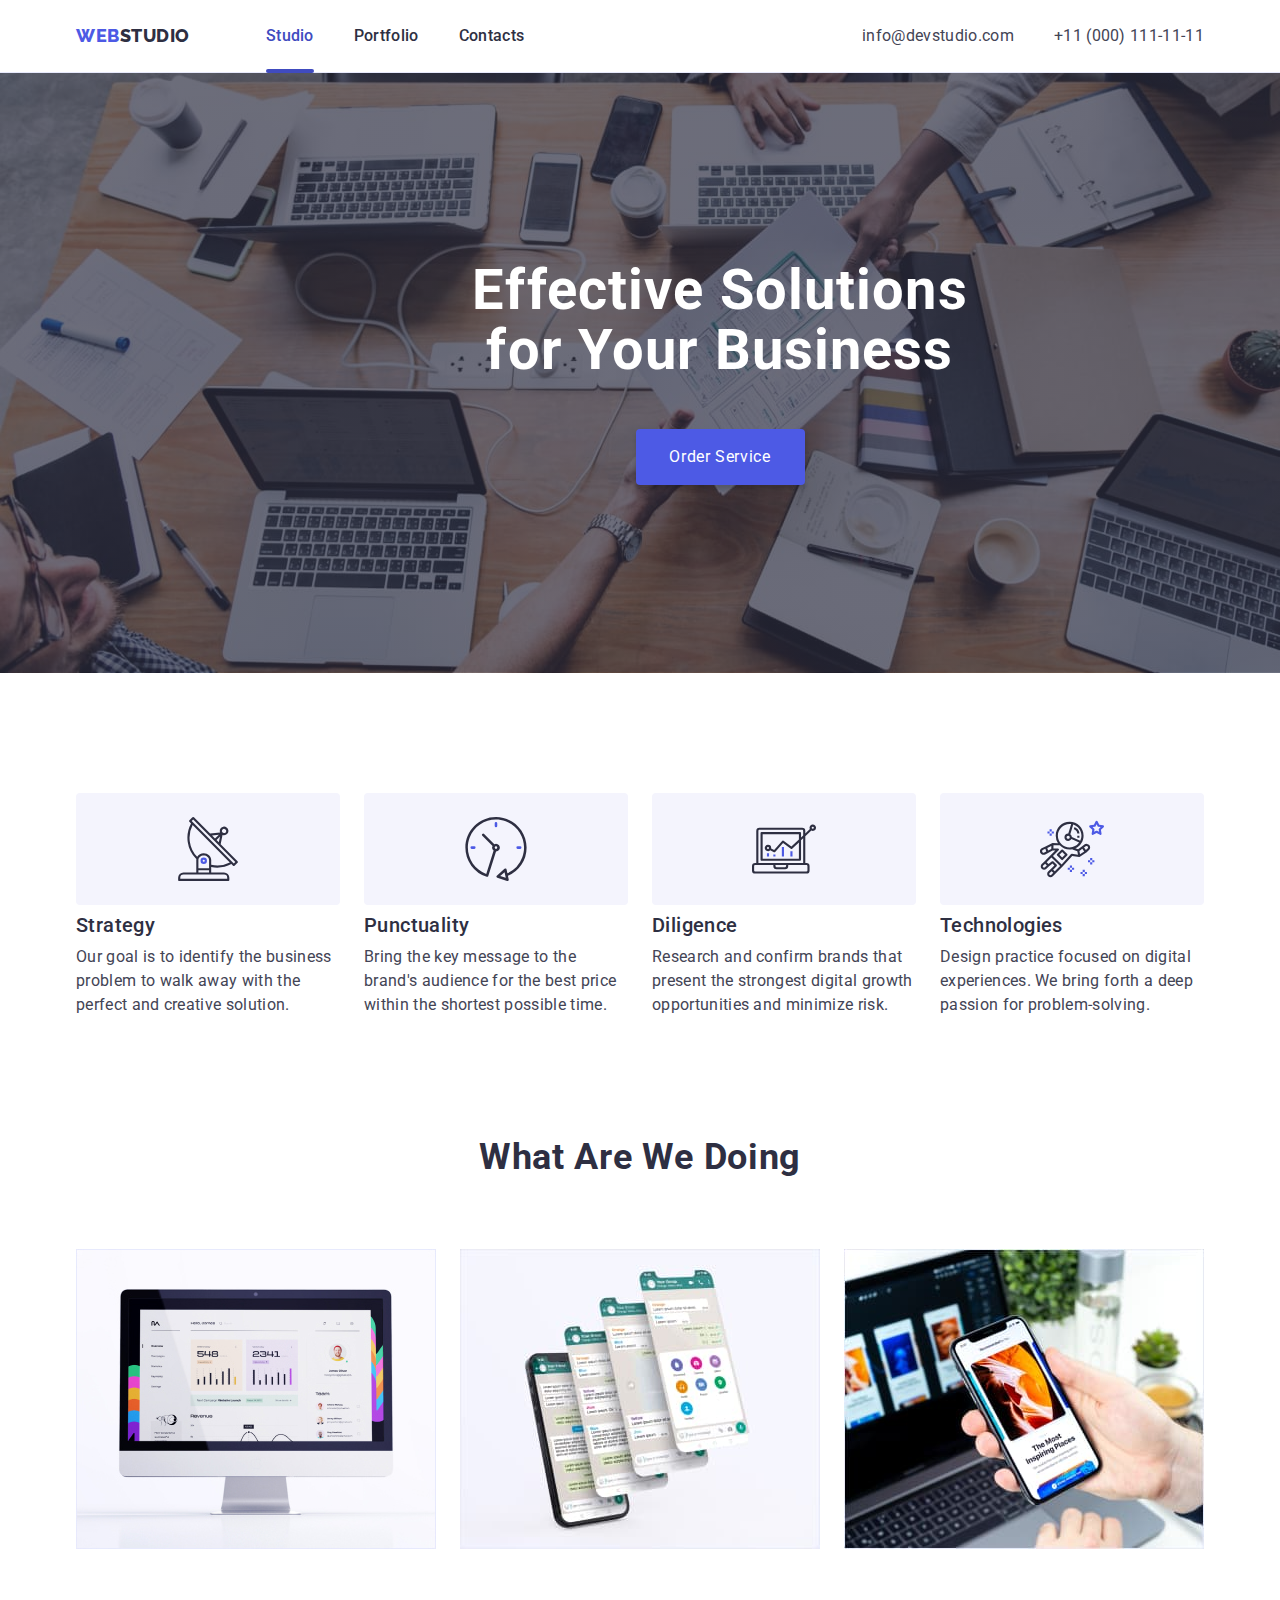
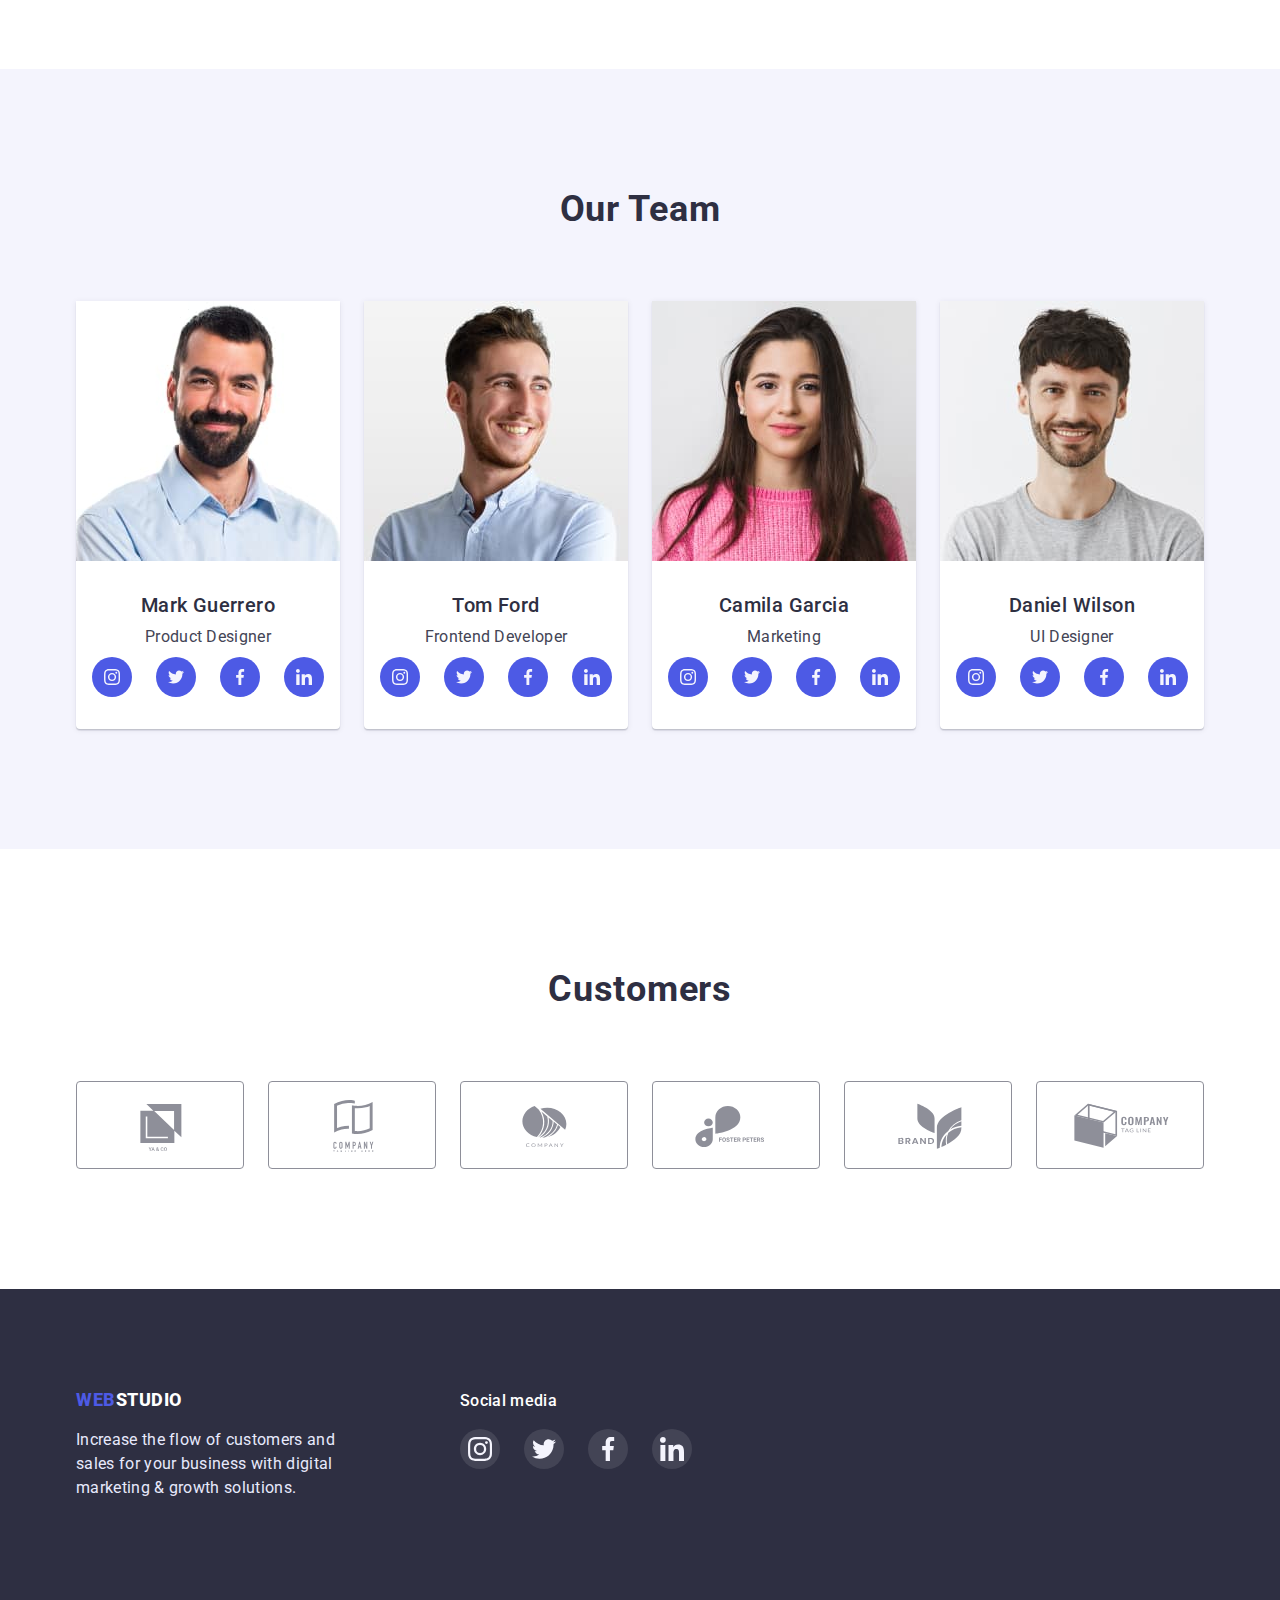
<file: index.html>
<!DOCTYPE html>
<html lang="en">
  <head>
    <meta charset="UTF-8" />
    <meta http-equiv="X-UA-Compatible" content="IE=edge" />
    <meta name="viewport" content="width=device-width, initial-scale=1.0" />
    <link
      href=" https://cdn.jsdelivr.net/npm/modern-normalize@1.1.0/modern-normalize.min.css "
      rel="stylesheet"
    />
    <link rel="stylesheet" href="./css/styles.css" />
    <link rel="preconnect" href="https://fonts.googleapis.com" />
    <link rel="preconnect" href="https://fonts.gstatic.com" crossorigin />
    <link
      href="https://fonts.googleapis.com/css2?family=Raleway:wght@800&family=Roboto:wght@400;500;700;900&display=swap"
      rel="stylesheet"
    />
    <title>WebStudio - Homepage</title>
  </head>
  <body>
    <!-- Header -->
    <header class="header">
      <div class="container header-items">
        <nav class="site-nav">
          <a href="./index.html" class="nav-logo link">
            <span>WEB</span>STUDIO
          </a>
          <ul class="site-nav list">
            <li class="site-nav item">
              <a href="./index.html" class="nav-link link current">Studio</a>
            </li>
            <li class="site-nav item">
              <a href="./portfolio.html" class="nav-link link">Portfolio</a>
            </li>
            <li class="site-nav item">
              <a href="" class="nav-link link">Contacts</a>
            </li>
          </ul>
        </nav>
        <address class="address">
          <ul class="contacts">
            <li class="contacts list">
              <a href="mailto:info@devstudio.com" class="contacts-link link"
                >info@devstudio.com</a
              >
            </li>
            <li class="contacts list">
              <a href="tel:+110001111111" class="contacts-link link"
                >+11 (000) 111-11-11</a
              >
            </li>
          </ul>
        </address>
      </div>
    </header>
    <!-- Hero section -->
    <main>
      <section class="hero">
        <div class="container">
          <h1 class="hero-title">
            Effective Solutions<br />
            for Your Business
          </h1>
          <button type="button" class="hero-button">Order Service</button>
        </div>
      </section>
      <!-- Our strengths section -->
      <section class="section about">
        <div class="container">
          <h2 class="hidden">Our strengths</h2>
          <ul class="about-list">
            <li class="about-item list">
              <div class="icons-place-hero">
                <svg class="about-icons" width="64" height="64">
                  <use href="./images/icons.svg#icon-antenna"></use>
                </svg>
              </div>

              <h3 class="about-title">Strategy</h3>
              <p class="about-text">
                Our goal is to identify the business problem to walk away with
                the perfect and creative solution.
              </p>
            </li>
            <li class="about-item list">
              <div class="icons-place-hero">
                <svg class="about-icons" width="64" height="64">
                  <use href="./images/icons.svg#icon-clock"></use>
                </svg>
              </div>
              <h3 class="about-title">Punctuality</h3>
              <p class="about-text">
                Bring the key message to the brand's audience for the best price
                within the shortest possible time.
              </p>
            </li>
            <li class="about-item list">
              <div class="icons-place-hero">
                <svg class="about-icons" width="64" height="64">
                  <use href="./images/icons.svg#icon-diagram"></use>
                </svg>
              </div>
              <h3 class="about-title">Diligence</h3>
              <p class="about-text">
                Research and confirm brands that present the strongest digital
                growth opportunities and minimize risk.
              </p>
            </li>
            <li class="about-item list">
              <div class="icons-place-hero">
                <svg class="about-icons" width="64" height="64">
                  <use href="./images/icons.svg#icon-astronaut"></use>
                </svg>
              </div>
              <h3 class="about-title">Technologies</h3>
              <p class="about-text">
                Design practice focused on digital experiences. We bring forth a
                deep passion for problem-solving.
              </p>
            </li>
          </ul>
        </div>
      </section>
      <!-- What are we doing section -->
      <section class="works">
        <div class="container">
          <h2 class="section-title">What are we doing</h2>
          <ul class="works-list list">
            <li class="product-item">
              <img
                class="photo"
                src="./images/wd1.jpg"
                alt="Computer"
                width="360"
                height="300"
              />
            </li>
            <li class="product-item">
              <img
                src="./images/wd2.jpg"
                alt="Phones"
                width="360"
                height="300"
              />
            </li>
            <li class="product-item">
              <img src="./images/wd3.jpg" alt="App" width="360" height="300" />
            </li>
          </ul>
        </div>
      </section>
      <!-- Our Team section -->
      <section class="section team">
        <div class="container team">
          <h2 class="section-title team">Our Team</h2>
          <ul class="team-list">
            <li class="team-item list">
              <img
                src="./images/markguerrero.jpg"
                alt="Mark Guerrero"
                width="264"
                height="260"
              />
              <div class="team-border">
                <h3 class="team-names">Mark Guerrero</h3>
                <p class="team-role">Product Designer</p>
                <ul class="social-card">
                  <li class="soc list">
                    <a class="social-link" href="#">
                      <svg class="about-icons" width="16" height="16">
                        <use href="./images/icons.svg#icon-instagram"></use>
                      </svg>
                    </a>
                  </li>
                  <li class="soc list">
                    <a class="social-link" href="#">
                      <svg class="about-icons" width="16" height="16">
                        <use href="./images/icons.svg#icon-twitter"></use>
                      </svg>
                    </a>
                  </li>
                  <li class="soc list">
                    <a class="social-link" href=""
                      ><svg class="about-icons" width="16" height="16">
                        <use href="./images/icons.svg#icon-facebook"></use></svg
                    ></a>
                  </li>
                  <li class="soc list">
                    <a class="social-link" href="">
                      <svg class="about-icons" width="16" height="16">
                        <use href="./images/icons.svg#icon-linkedin"></use>
                      </svg>
                    </a>
                  </li>
                </ul>
              </div>
            </li>
            <li class="team-item list">
              <img
                src="./images/tomford.jpg"
                alt="Tom Ford"
                width="264"
                height="260"
              />
              <div class="team-border">
                <h3 class="team-names">Tom Ford</h3>
                <p class="team-role">Frontend Developer</p>
                <ul class="social-card">
                  <li class="soc list">
                    <a class="social-link" href="#">
                      <svg class="about-icons" width="16" height="16">
                        <use href="./images/icons.svg#icon-instagram"></use>
                      </svg>
                    </a>
                  </li>
                  <li class="soc list">
                    <a class="social-link" href="#">
                      <svg class="about-icons" width="16" height="16">
                        <use href="./images/icons.svg#icon-twitter"></use>
                      </svg>
                    </a>
                  </li>
                  <li class="soc list">
                    <a class="social-link" href=""
                      ><svg class="about-icons" width="16" height="16">
                        <use href="./images/icons.svg#icon-facebook"></use></svg
                    ></a>
                  </li>
                  <li class="soc list">
                    <a class="social-link" href="">
                      <svg class="about-icons" width="16" height="16">
                        <use href="./images/icons.svg#icon-linkedin"></use>
                      </svg>
                    </a>
                  </li>
                </ul>
              </div>
            </li>
            <li class="team-item list">
              <img
                src="./images/camilagarcia.jpg"
                alt="Camila Garcia"
                width="264"
                height="260"
              />
              <div class="team-border">
                <h3 class="team-names">Camila Garcia</h3>
                <p class="team-role">Marketing</p>
                <ul class="social-card">
                  <li class="soc list">
                    <a class="social-link" href="#">
                      <svg class="about-icons" width="16" height="16">
                        <use href="./images/icons.svg#icon-instagram"></use>
                      </svg>
                    </a>
                  </li>
                  <li class="soc list">
                    <a class="social-link" href="#">
                      <svg class="about-icons" width="16" height="16">
                        <use href="./images/icons.svg#icon-twitter"></use>
                      </svg>
                    </a>
                  </li>
                  <li class="soc list">
                    <a class="social-link" href=""
                      ><svg class="about-icons" width="16" height="16">
                        <use href="./images/icons.svg#icon-facebook"></use></svg
                    ></a>
                  </li>
                  <li class="soc list">
                    <a class="social-link" href="">
                      <svg class="about-icons" width="16" height="16">
                        <use href="./images/icons.svg#icon-linkedin"></use>
                      </svg>
                    </a>
                  </li>
                </ul>
              </div>
            </li>
            <li class="team-item list">
              <img
                src="./images/danielwilson.jpg"
                alt="Daniel Wilson"
                width="264"
                height="260"
              />
              <div class="team-border">
                <h3 class="team-names">Daniel Wilson</h3>
                <p class="team-role">UI Designer</p>
                <ul class="social-card">
                  <li class="soc list">
                    <a class="social-link" href="#">
                      <svg class="about-icons" width="16" height="16">
                        <use href="./images/icons.svg#icon-instagram"></use>
                      </svg>
                    </a>
                  </li>
                  <li class="soc list">
                    <a class="social-link" href="#">
                      <svg class="about-icons" width="16" height="16">
                        <use href="./images/icons.svg#icon-twitter"></use>
                      </svg>
                    </a>
                  </li>
                  <li class="soc list">
                    <a class="social-link" href=""
                      ><svg class="about-icons" width="16" height="16">
                        <use href="./images/icons.svg#icon-facebook"></use></svg
                    ></a>
                  </li>
                  <li class="soc list">
                    <a class="social-link" href="">
                      <svg class="about-icons" width="16" height="16">
                        <use href="./images/icons.svg#icon-linkedin"></use>
                      </svg>
                    </a>
                  </li>
                </ul>
              </div>
            </li>
          </ul>
        </div>
      </section>
      <section class="our-customers">
        <div class="container cust">
          <h2 class="section-title cust">Customers</h2>
          <ul class="customers list">
            <li class="border-icon-cust">
              <a class="customers-link" href=""
                ><svg class="customers-icons" width="104" height="56">
                  <use href="./images/icons.svg#icon-logo"></use></svg
              ></a>
            </li>

            <li class="border-icon-cust">
              <a class="customers-link" href=""
                ><svg class="customers-icons" width="104" height="56">
                  <use href="./images/icons.svg#icon-logo1"></use></svg
              ></a>
            </li>
            <li class="border-icon-cust">
              <a class="customers-link" href=""
                ><svg class="customers-icons" width="104" height="56">
                  <use href="./images/icons.svg#icon-logo2"></use></svg
              ></a>
            </li>
            <li class="border-icon-cust">
              <a class="customers-link" href=""
                ><svg class="customers-icons" width="104" height="56">
                  <use href="./images/icons.svg#icon-logo3"></use></svg
              ></a>
            </li>
            <li class="border-icon-cust">
              <a class="customers-link" href=""
                ><svg class="customers-icons" width="104" height="56">
                  <use href="./images/icons.svg#icon-logo4"></use></svg
              ></a>
            </li>
            <li class="border-icon-cust">
              <a class="customers-link" href=""
                ><svg class="customers-icons" width="104" height="56">
                  <use href="./images/icons.svg#icon-logo5"></use></svg
              ></a>
            </li>
          </ul>
        </div>
      </section>
    </main>
    <!-- Footer -->
    <footer class="footer">
      <div class="container footer-item">
        <div class="footer-info">
          <a href="./index.html" class="blue link">
            WEB<span class="white">STUDIO</span>
          </a>

          <p class="footer-text">
            Increase the flow of customers and sales for your business with
            digital marketing & growth solutions.
          </p>
        </div>
        <div class="footer-social">
          <h3 class="footer-title">Social media</h3>
          <ul class="social-card-footer">
            <li class="soc list">
              <a class="social-link-footer" href="#">
                <svg class="about-icons" width="24" height="24">
                  <use href="./images/icons.svg#icon-instagram"></use>
                </svg>
              </a>
            </li>
            <li class="soc list">
              <a class="social-link-footer" href="#">
                <svg class="about-icons" width="24" height="24">
                  <use href="./images/icons.svg#icon-twitter"></use>
                </svg>
              </a>
            </li>
            <li class="soc list">
              <a class="social-link-footer" href=""
                ><svg class="about-icons" width="24" height="24">
                  <use href="./images/icons.svg#icon-facebook"></use></svg
              ></a>
            </li>
            <li class="soc list">
              <a class="social-link-footer" href="">
                <svg class="about-icons-footer" width="24" height="24">
                  <use href="./images/icons.svg#icon-linkedin"></use>
                </svg>
              </a>
            </li>
          </ul>
        </div>
      </div>
    </footer>
  </body>
</html>
</file>
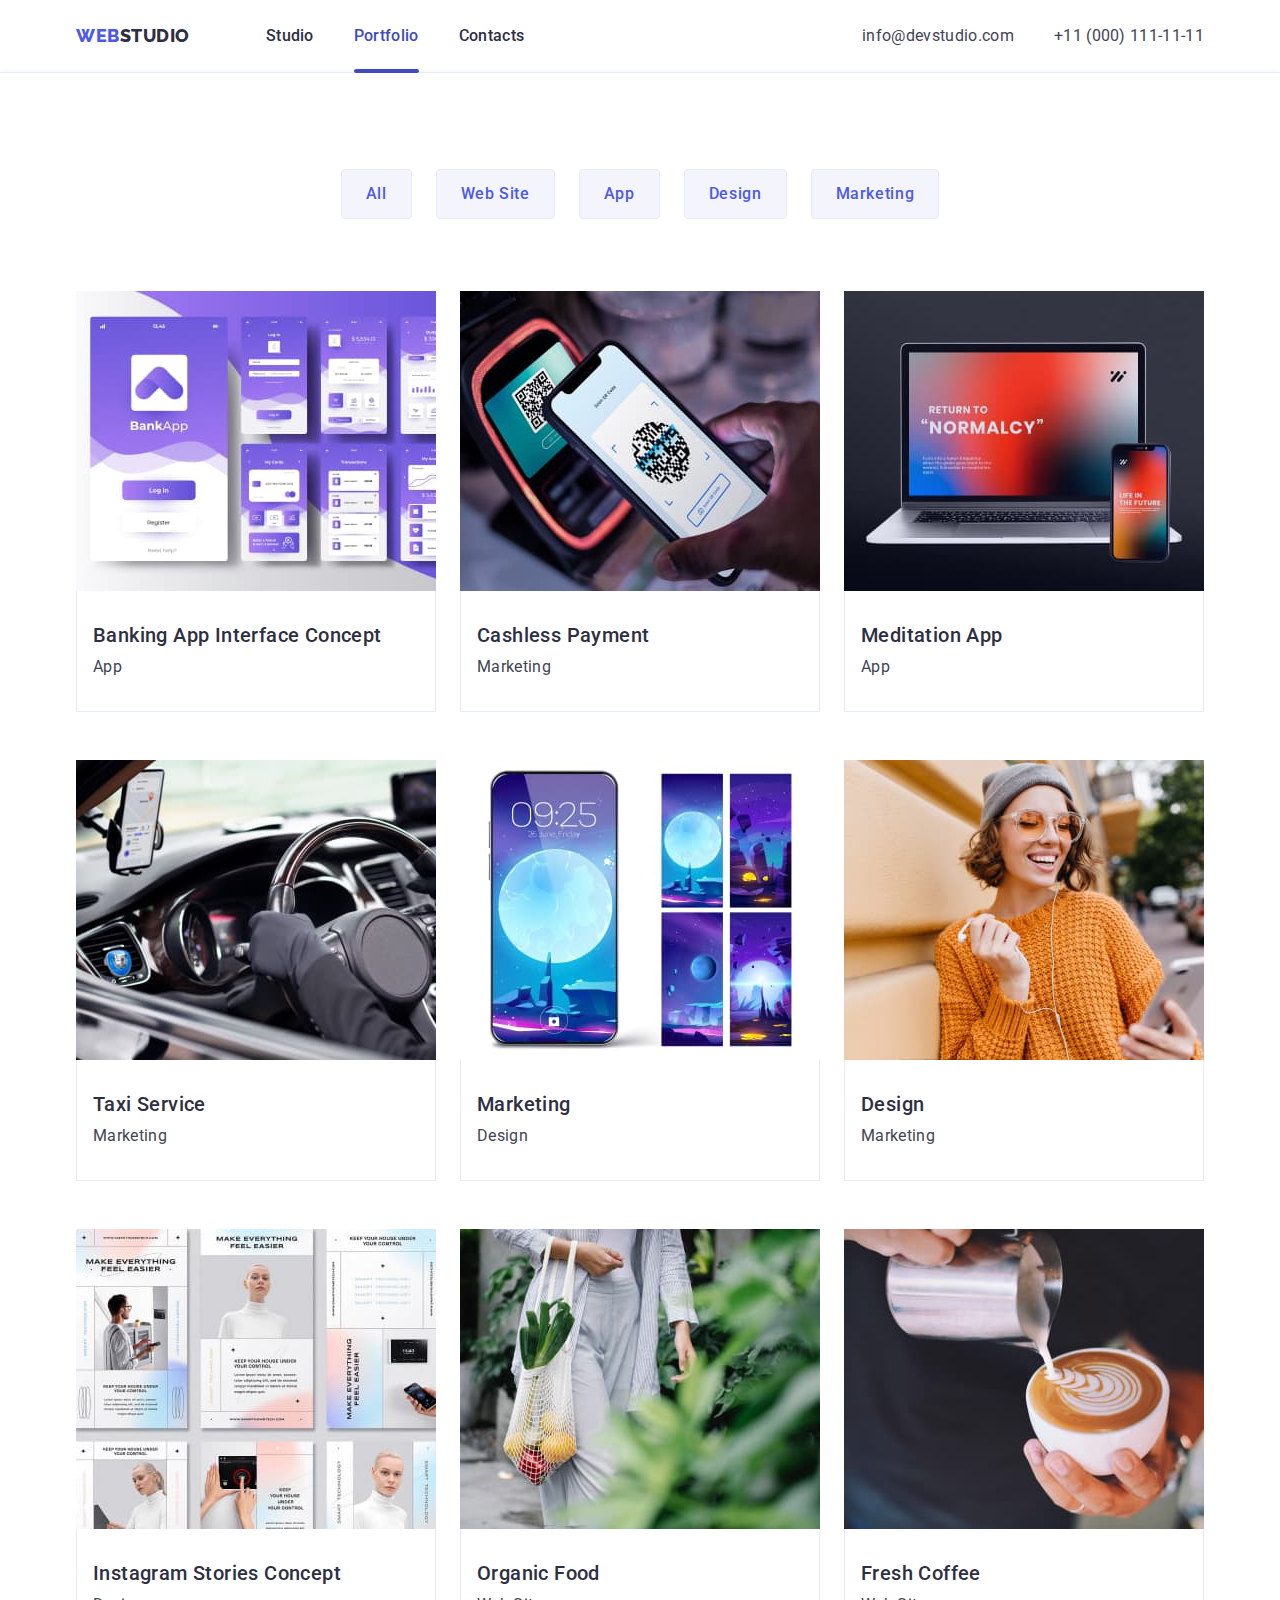
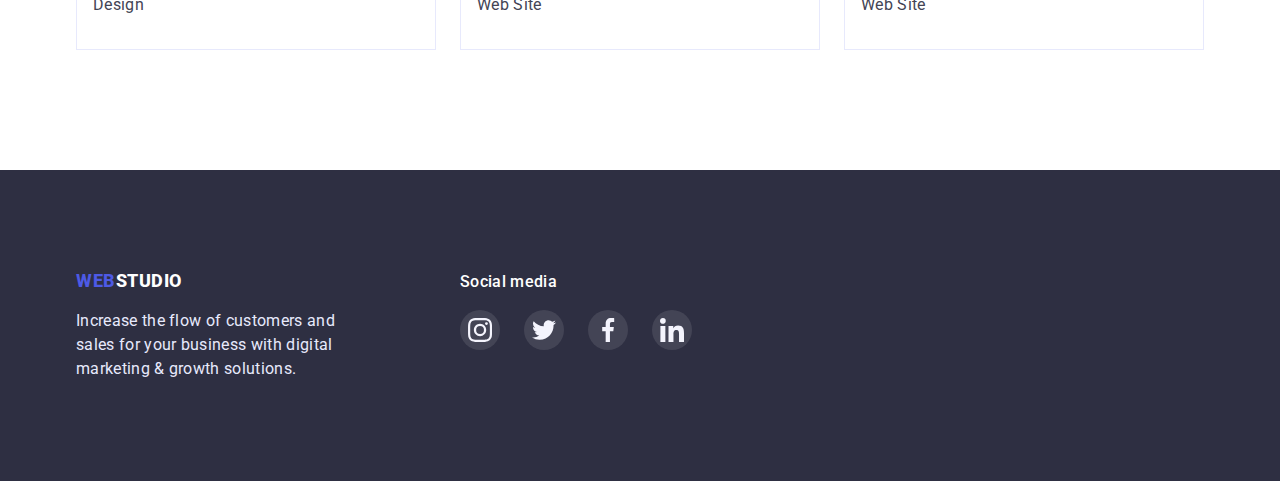
<file: portfolio.html>
<!DOCTYPE html>
<html lang="en">
  <head>
    <meta charset="UTF-8" />
    <meta http-equiv="X-UA-Compatible" content="IE=edge" />
    <meta name="viewport" content="width=device-width, initial-scale=1.0" />
    <link
      href=" https://cdn.jsdelivr.net/npm/modern-normalize@1.1.0/modern-normalize.min.css "
      rel="stylesheet"
    />
    <link rel="stylesheet" href="./css/styles.css" />
    <link rel="preconnect" href="https://fonts.googleapis.com" />
    <link rel="preconnect" href="https://fonts.gstatic.com" crossorigin />
    <link
      href="https://fonts.googleapis.com/css2?family=Raleway:wght@800&family=Roboto:wght@400;500;700;900&display=swap"
      rel="stylesheet"
    />
    <title>WebStudio - Portfolio</title>
  </head>
  <body>
    <!-- Header -->
    <header class="header">
      <div class="container header-items">
        <nav class="site-nav">
          <a href="./index.html" class="nav-logo link">
            <span>WEB</span>STUDIO
          </a>
          <ul class="site-nav list">
            <li class="site-nav item">
              <a href="./index.html" class="nav-link link">Studio</a>
            </li>
            <li class="site-nav item">
              <a href="./portfolio.html" class="nav-link link current"
                >Portfolio</a
              >
            </li>
            <li class="site-nav item">
              <a href="" class="nav-link link">Contacts</a>
            </li>
          </ul>
        </nav>
        <address class="address">
          <ul class="contacts">
            <li class="contacts list">
              <a href="mailto:info@devstudio.com" class="contacts-link link"
                >info@devstudio.com</a
              >
            </li>
            <li class="contacts list">
              <a href="tel:+110001111111" class="contacts-link link"
                >+11 (000) 111-11-11</a
              >
            </li>
          </ul>
        </address>
      </div>
    </header>
    <!-- Main -->

    <!-- Button section -->
    <main>
      <section class="filters">
        <div class="container">
          <h1 class="hidden">Buttons List</h1>
          <ul class="buttons-list list">
            <li class="btn-list">
              <button type="button" class="button-light">All</button>
            </li>
            <li class="btn-list">
              <button type="button" class="button-light">Web Site</button>
            </li>
            <li class="btn-list">
              <button type="button" class="button-light">App</button>
            </li>
            <li class="btn-list">
              <button type="button" class="button-light">Design</button>
            </li>
            <li class="btn-list">
              <button type="button" class="button-light">Marketing</button>
            </li>
          </ul>

          <!-- Main section images -->

          <ul class="apps list">
            <li class="apps-item">
              <a href="#" class="apps-link link">
                <img src="./images/portfolio1.jpg" alt="" />
                <div class="apps-border">
                  <h2 class="apps-title">Banking App Interface Concept</h2>
                  <p class="apps-type">App</p>
                </div>
              </a>
            </li>
            <li class="apps-item">
              <a href="#" class="apps-link link">
                <img
                  src="./images/portfolio2.jpg"
                  alt=""
                  width="360"
                  height="300"
                />
                <div class="apps-border">
                  <h2 class="apps-title">Cashless Payment</h2>
                  <p class="apps-type">Marketing</p>
                </div>
              </a>
            </li>
            <li class="apps-item">
              <a href="#" class="apps-link link">
                <img
                  src="./images/portfolio3.jpg"
                  alt=""
                  width="360"
                  height="300"
                />
                <div class="apps-border">
                  <h2 class="apps-title">Meditation App</h2>
                  <p class="apps-type">App</p>
                </div></a
              >
            </li>
            <li class="apps-item">
              <a href="#" class="apps-link link">
                <img
                  src="./images/portfolio4.jpg"
                  alt=""
                  width="360"
                  height="300"
                />
                <div class="apps-border">
                  <h2 class="apps-title">Taxi Service</h2>
                  <p class="apps-type">Marketing</p>
                </div></a
              >
            </li>
            <li class="apps-item">
              <a href="#" class="apps-link link">
                <img
                  src="./images/portfolio5.jpg"
                  alt=""
                  width="360"
                  height="300"
                />
                <div class="apps-border">
                  <h2 class="apps-title">Marketing</h2>
                  <p class="apps-type">Design</p>
                </div></a
              >
            </li>
            <li class="apps-item">
              <a href="" class="apps-link link">
                <img
                  src="./images/portfolio6.jpg"
                  alt=""
                  width="360"
                  height="300"
                />
                <div class="apps-border">
                  <h2 class="apps-title">Design</h2>
                  <p class="apps-type">Marketing</p>
                </div></a
              >
            </li>
            <li class="apps-item">
              <a href="#" class="apps-link link">
                <img
                  src="./images/portfolio7.jpg"
                  alt=""
                  width="360"
                  height="300"
                />
                <div class="apps-border">
                  <h2 class="apps-title">Instagram Stories Concept</h2>
                  <p class="apps-type">Design</p>
                </div></a
              >
            </li>
            <li class="apps-item">
              <a href="" class="apps-link link">
                <img
                  src="./images/portfolio8.jpg"
                  alt=""
                  width="360"
                  height="300"
                />
                <div class="apps-border">
                  <h2 class="apps-title">Organic Food</h2>
                  <p class="apps-type">Web Site</p>
                </div></a
              >
            </li>
            <li class="apps-item">
              <a href="#" class="apps-link link">
                <img
                  src="./images/portfolio9.jpg"
                  alt=""
                  width="360"
                  height="300"
                />
                <div class="apps-border">
                  <h2 class="apps-title">Fresh Coffee</h2>
                  <p class="apps-type">Web Site</p>
                </div></a
              >
            </li>
          </ul>
        </div>
      </section>
    </main>
    <!-- Footer -->
    <footer class="footer">
      <div class="container footer-item">
        <div class="footer-info">
          <a href="./index.html" class="blue link">
            WEB<span class="white">STUDIO</span>
          </a>

          <p class="footer-text">
            Increase the flow of customers and sales for your business with
            digital marketing & growth solutions.
          </p>
        </div>
        <div class="footer-social">
          <h3 class="footer-title">Social media</h3>
          <ul class="social-card-footer">
            <li class="soc list">
              <a class="social-link-footer" href="#">
                <svg class="about-icons" width="24" height="24">
                  <use href="./images/icons.svg#icon-instagram"></use>
                </svg>
              </a>
            </li>
            <li class="soc list">
              <a class="social-link-footer" href="#">
                <svg class="about-icons" width="24" height="24">
                  <use href="./images/icons.svg#icon-twitter"></use>
                </svg>
              </a>
            </li>
            <li class="soc list">
              <a class="social-link-footer" href=""
                ><svg class="about-icons" width="24" height="24">
                  <use href="./images/icons.svg#icon-facebook"></use></svg
              ></a>
            </li>
            <li class="soc list">
              <a class="social-link-footer" href="">
                <svg class="about-icons-footer" width="24" height="24">
                  <use href="./images/icons.svg#icon-linkedin"></use>
                </svg>
              </a>
            </li>
          </ul>
        </div>
      </div>
    </footer>
  </body>
</html>
</file>
<file: css/styles.css>
:root {
  --main-color: #2e2f42;
  --secondary-color: #434455;
  --white-color: #ffffff;
  --accent-color: #404bbf;
  --button-color: #4d5ae5;
}

body {
  background-color: var(--white-color);
  font-family: 'Roboto', sans-serif;
  font-size: 16px;
  color: var(--main-color);
}

h1,
h2,
h3,
h4,
p {
  margin-top: 0;
  margin-bottom: 0;
}
ul,
ol {
  padding-left: 0;
  margin-top: 0;
  margin-bottom: 0;
}
button {
  cursor: pointer;
}
img {
  display: block;
}
.link {
  text-decoration: none;
  font: inherit;
}
.list {
  list-style: none;
}

/* Global STYLES */

.container {
  width: 1158px;
  margin: 0 auto;
  padding: 0 15px;
}

.section-title {
  color: var(--main-color);
  font-size: 36px;
  line-height: 1.111;
  text-transform: capitalize;
  letter-spacing: 0.02em;
  text-align: center;
  margin-bottom: 72px;
}

.hidden {
  position: absolute;
  width: 1px;
  height: 1px;
  margin: -1px;
  border: 0;
  padding: 0;
  white-space: nowrap;
  clip-path: inset(100%);
  clip: rect(0 0 0 0);
  overflow: hidden;
}

.section {
  padding: 120px 0;
}

/* Header */

.site-nav {
  display: flex;
  align-items: center;
  gap: 76px;
}
.header-items {
  display: flex;
  align-items: center;
}
.nav-logo {
  color: var(--main-color);
  padding: 24px 0;
  font-family: 'Raleway', sans-serif;
  font-weight: 800;
  font-size: 18px;
  line-height: 1.333;
  letter-spacing: 0.03em;
  text-transform: uppercase;
}

.site-nav span {
  color: var(--button-color);
}

.site-nav.list {
  display: flex;
  gap: 40px;
}

.nav-link {
  color: var(--main-color);
  font-weight: 500;
  line-height: 1.5;
  letter-spacing: 0.02em;
  padding: 24px 0;
  cursor: pointer;
  transition: color 250ms cubic-bezier(0.4, 0, 0.2, 1);
}
.current {
  position: relative;
  color: var(--accent-color);
}
.current::after {
  position: absolute;
  display: block;
  content: '';
  background: var(--accent-color);
  left: 0;
  bottom: -1px;
  width: 100%;
  height: 4px;
  border-radius: 2px;
}
.nav-link::after .nav-link:hover,
.nav-link:focus,
.contacts-link:hover,
.contacts-link:focus {
  color: var(--accent-color);
  transition-duration: 250ms;
  transition-timing-function: transform 250ms cubic-bezier(0.4, 0, 0.2, 1);
}
.nav-link:hover,
.nav-link:focus,
.contacts-link:hover,
.contacts-link:focus {
  color: var(--accent-color);
  transition-duration: 250ms;
  transition-timing-function: transform 250ms cubic-bezier(0.4, 0, 0.2, 1);
}
.address {
  margin-left: 0 auto;
}

.contacts {
  display: flex;
  gap: 40px;
  margin-left: 0 auto;
}
.address {
  display: flex;
  margin-left: auto;
}
.contacts-link {
  color: var(--secondary-color);

  font-style: normal;
  line-height: 1.5;
  letter-spacing: 0.02em;
  margin-left: 0 auto;
  padding: 24px 0;
  transition: color 250ms cubic-bezier(0.4, 0, 0.2, 1);
}

/* HERO SECTION */

.hero {
  background-image: linear-gradient(
      rgba(46, 47, 66, 0.7),
      rgba(46, 47, 66, 0.7)
    ),
    url('../images/hero-background.jpg');
  background-size: contain;
  background-position: center;
  width: 1440px;
  margin: 0 auto;
  text-align: center;
  padding: 188px 0;
  border-top: 1px solid #e7e9fc;
  background-color: var(--main-color);
}

.hero-title {
  color: var(--white-color);
  width: 496px;
  margin: 0 auto;
  margin-bottom: 48px;
  font-size: 56px;
  line-height: 1.07;
  text-align: center;
  letter-spacing: 0.02em;
}

.hero-button {
  color: var(--white-color);
  background: var(--button-color);
  min-width: 169px;
  padding: 16px 32px;
  border: 0;
  border-radius: 4px;
  box-shadow: 0px 4px 4px rgba(0, 0, 0, 0.15);
  font-size: 16px;
  line-height: 1.5;
  letter-spacing: 0.04em;
  transition: background 250ms cubic-bezier(0.4, 0, 0.2, 1);
}

.hero-button:hover,
.hero-button:focus {
  background: var(--accent-color);
  transition-property: background-color;
  transition-duration: 250ms;
  transition: background 250ms cubic-bezier(0.4, 0, 0.2, 1);
}

/* ABOUT TITLE */

/* .about-title {
  display: flex;
  gap: 22px;
} */
.about-item.list {
  flex-basis: calc((100% - 24px * 3) / 4);
}
.about-list {
  text-align: left;
  display: flex;
  gap: 24px;
  letter-spacing: 0.02em;
}
.about-title {
  font-size: 20px;
  font-weight: 500;
  line-height: 1.2;
  letter-spacing: 0.02em;
  margin-bottom: 8px;
}

.about-text {
  line-height: 1.5;
  letter-spacing: 0.02em;
  color: var(--secondary-color);
}
.icons-place-hero {
  display: flex;
  justify-content: center;
  align-items: center;
  background-color: #f4f4fd;
  border-radius: 4px;
  padding: 24px 100px;
  margin-bottom: 8px;
}

/* ABOUT US */
.works {
  padding-bottom: 120px;
}
.works-list {
  display: flex;
  flex-wrap: wrap;
  gap: 24px;
}

.product-item {
  flex-basis: calc((100% - 48px) / 3);
}

/* OUR TEAM */
.team {
  background-color: #f4f4fd;
}

.team-list {
  display: flex;
  flex-wrap: wrap;
  text-align: center;
  gap: 24px;
}

.team-item {
  flex-basis: calc((100% - 24px * 3) / 4);
}

.team-item {
  background-color: var(--white-color);
  border-radius: 0px 0px 4px 4px;
  box-shadow: 0px 1px 6px rgba(46, 47, 66, 0.08),
    0px 1px 1px rgba(46, 47, 66, 0.16), 0px 2px 1px rgba(46, 47, 66, 0.08);
}

.team-border {
  padding: 32px 16px;
}

.team-names {
  font-size: 20px;
  font-weight: 500;
  line-height: 1.2;
  margin-bottom: 8px;
  letter-spacing: 0.02em;
}

.team-role {
  line-height: 1.5;
  letter-spacing: 0.02em;
  color: var(--secondary-color);
}
.social-card {
  margin-top: 8px;
  display: flex;
  justify-content: center;
  gap: 24px;
}
.social-link {
  display: flex;
  justify-content: center;
  align-items: center;
  width: 40px;
  height: 40px;
  border-radius: 50%;
  background-color: var(--button-color);
  transition: background 250ms cubic-bezier(0.4, 0, 0.2, 1);
}

.social-link:hover {
  background-color: #404bbf;

  transition-property: background-color;
  transition-duration: 250ms;
  transition-timing-function: transform 250ms cubic-bezier(0.4, 0, 0.2, 1);
}
.social-link:focus {
  background-color: #404bbf;
  transition-property: background-color;
  transition-duration: 250ms;
  transition-timing-function: transform 250ms cubic-bezier(0.4, 0, 0.2, 1);
}

/* CUSTOMERS SECTION */
.our-customers {
  padding-top: 120px;
}
.customers {
  display: flex;
  justify-content: space-between;
  color: #8e8f99;
}

.border-icon-cust {
  width: 168px;
  height: 88px;
  transition: border 250ms cubic-bezier(0.4, 0, 0.2, 1);
}
.customers-link {
  border: 1px solid #8e8f99;
  border-radius: 4px;
  display: flex;
  justify-content: center;
  align-items: center;
  width: 100%;
  height: 100%;
  color: #8e8f99;
  outline: transparent;
  transition: border 250ms cubic-bezier(0.4, 0, 0.2, 1);
}
.customers-icons {
  width: 104px;
  height: 56px;
  fill: #8e8f99;
  transition: fill 250ms cubic-bezier(0.4, 0, 0.2, 1);
}

.customers-link:hover .customers-icons,
.customers-link:hover .customers-icons {
  fill: var(--accent-color);
  transition-property: background-color;
  transition: border 250ms cubic-bezier(0.4, 0, 0.2, 1);
  transition: fill 250ms cubic-bezier(0.4, 0, 0.2, 1);
}
.customers-link:focus .customers-icons,
.customers-link:focus .customers-icons {
  fill: var(--accent-color);
  transition-property: background-color;
  transition-duration: 250ms;
  transition: border 250ms cubic-bezier(0.4, 0, 0.2, 1);
  transition: fill 250ms cubic-bezier(0.4, 0, 0.2, 1);
}
.customers-link:hover,
.customers-link:focus {
  border: 1px solid var(--accent-color);
  fill: var(--accent-color);
  transition-property: background-color;
  transition-duration: 250ms;
  transition: border 250ms cubic-bezier(0.4, 0, 0.2, 1);
  transition: fill 250ms cubic-bezier(0.4, 0, 0.2, 1);
}
.our-customers {
  padding-bottom: 120px;
}
/* FOOTER SECTION */
.footer {
  padding: 100px 0;
  background-color: var(--main-color);
}

.footer-text {
  line-height: 1.5;
  letter-spacing: 0.02em;
  color: #e7e9fc;
  width: 264px;
}

.filters {
  border-top: 1px solid #e7e9fc;
  padding: 96px 0 120px;
  box-shadow: 0px 2px 1px rgba(46, 47, 66, 0.08),
    0px 1px 1px rgba(46, 47, 66, 0.16), 0px 1px 6px rgba(46, 47, 66, 0.08);
  transition: background 250ms cubic-bezier(0.4, 0, 0.2, 1),
    color 250ms cubic-bezier(0.4, 0, 0.2, 1),
    box-shadow 250ms cubic-bezier(0.4, 0, 0.2, 1),
    border 250ms cubic-bezier(0.4, 0, 0.2, 1);
}

.buttons-list {
  margin-bottom: 72px;
  display: flex;
  justify-content: center;
  gap: 24px;
}

.button-light {
  font-weight: 500;
  font-size: 16px;
  line-height: 1.5;
  text-align: center;
  letter-spacing: 0.04em;

  color: var(--button-color);
  background-color: #f4f4fd;
  border-radius: 4px;
  padding: 12px 24px;
  border: 1px solid #e7e9fc;
  cursor: pointer;
  transition: background 250ms cubic-bezier(0.4, 0, 0.2, 1),
    color 250ms cubic-bezier(0.4, 0, 0.2, 1),
    box-shadow 250ms cubic-bezier(0.4, 0, 0.2, 1),
    border 250ms cubic-bezier(0.4, 0, 0.2, 1);
}

.button-light:hover,
.button-light:focus {
  background: var(--accent-color);
  color: var(--white-color);
  box-shadow: 0px 3px 1px rgba(0, 0, 0, 0.1), 0px 2px 1px rgba(0, 0, 0, 0.08),
    0px 2px 2px rgba(0, 0, 0, 0.12);
  border: 1px solid var(--accent-color);
}

.apps {
  text-decoration: none;
  text-decoration: none;
  display: flex;
  flex-wrap: wrap;
  column-gap: 24px;
  row-gap: 48px;
}
.apps-link {
  color: inherit;
  display: block;
  outline: transparent;
}
.apps-link:hover {
  box-shadow: 0px 1px 6px rgba(46, 47, 66, 0.08),
    0px 1px 1px rgba(46, 47, 66, 0.16), 0px 2px 1px rgba(46, 47, 66, 0.08);
  transition-property: background-color;
  transition-duration: 250ms;
  transition-timing-function: transform 250ms cubic-bezier(0.4, 0, 0.2, 1);
}
.apps-link:focus {
  box-shadow: 0px 1px 6px rgba(46, 47, 66, 0.08),
    0px 1px 1px rgba(46, 47, 66, 0.16), 0px 2px 1px rgba(46, 47, 66, 0.08);
  transition-duration: 250ms;
  transition-timing-function: transform 250ms cubic-bezier(0.4, 0, 0.2, 1);
}
.apps-item {
  text-decoration: none;
  flex-basis: calc((100% - 48px) / 3);
}

.apps-border {
  border: 1px solid #e7e9fc;
  border-top: none;
  text-decoration: none;
  padding: 32px 16px;
}

.apps-title {
  font-weight: 500;
  font-size: 20px;
  line-height: 1.2;
  letter-spacing: 0.02em;
  text-decoration: none;
  margin-bottom: 8px;
  color: var(--main-color);
}

.apps-type {
  line-height: 1.5;
  letter-spacing: 0.02em;
  color: var(--secondary-color);
}

.apps-link:hover .apps-overlay {
  transform: translateY(0);
  transition-duration: 250ms;
  transition-timing-function: transform 250ms cubic-bezier(0.4, 0, 0.2, 1);
}
.apps-link:focus .apps-overlay {
  transform: translateY(0);
  transition-duration: 250ms;
  transition-timing-function: transform 250ms cubic-bezier(0.4, 0, 0.2, 1);
}

.apps-overlay-wrapp {
  position: relative;
  overflow: hidden;
}
.apps-overlay {
  position: absolute;
  left: 0;
  top: 0;
  width: 100%;
  height: 100%;
  transform: translateY(100%);
  line-height: 1.5;
  letter-spacing: 0.02em;
  color: #f4f4fd;
  background-color: var(--button-color);
  padding: 40px 32px;
  transition: transform 250ms cubic-bezier(0.4, 0, 0.2, 1);
}

/* FOOTEr */
.blue {
  color: var(--button-color);
  font-size: 18px;
  font-weight: 800;
  letter-spacing: 0.03em;
  text-transform: uppercase;
  line-height: 1.17em;
}
.white {
  color: var(--white-color);
  font-size: 18px;
  font-weight: 800;
  letter-spacing: 0.03em;
  text-transform: uppercase;
  line-height: 1.17em;
}
.footer-text {
  margin-top: 17.5px;
}
.social-card-footer {
  margin-top: 8px;
  display: flex;
  justify-content: center;
  gap: 24px;
}
.social-link-footer {
  display: flex;
  justify-content: center;
  align-items: center;
  width: 40px;
  height: 40px;
  border-radius: 50%;
  background-color: rgba(255, 255, 255, 0.1);
  transition: background-color 250ms cubic-bezier(0.4, 0, 0.2, 1);
}

.social-link-footer:hover {
  background-color: #31d0aa;

  transition: background-color 250ms cubic-bezier(0.4, 0, 0.2, 1);
}
.social-link-footer:focus {
  background-color: #31d0aa;

  transition: background-color 250ms cubic-bezier(0.4, 0, 0.2, 1);
}
.about-icons-footer {
  fill: var(--white-color);
}
.footer-social {
}
.footer-title {
  font-weight: 500;
  font-size: 16px;
  line-height: 1.5em;
  letter-spacing: 0.02em;
  color: var(--white-color);
  margin-bottom: 16px;
}
.footer-item {
  display: flex;
}
.footer-info {
  justify-content: start;
  margin-right: 120px;
}

/* Modal */

.backdrop {
  position: fixed;
  left: 0;
  top: 0;
  width: 100%;
  height: 100%;
  background-color: rgba(46, 47, 66, 0.4);
  transform: translate(1);
  transition: opacity 250ms cubic-bezier(0.4, 0, 0.2, 1),
    transform 250ms cubic-bezier(0.4, 0, 0.2, 1);
  transition-duration: transform 250ms cubic-bezier(0.4, 0, 0.2, 1);
}
.backdrop.is-hidden {
  opacity: 0;
  visibility: hidden;
  pointer-events: none;
  transform: translate(0);
}
.modal {
  position: absolute;
  width: 408px;
  height: 576px;
  left: 50%;
  top: 50%;
  transform: translate(-50%, -50%);
  transition-duration: 2500ms;
  background: #fcfcfc;
  box-shadow: 0px 1px 1px rgba(0, 0, 0, 0.14), 0px 1px 3px rgba(0, 0, 0, 0.12),
    0px 2px 1px rgba(0, 0, 0, 0.2);
  border-radius: 4px;
}
.modal-close-black {
  position: absolute;
  right: 24px;
  top: 24px;
  width: 24px;
  height: 24px;
  background: #e7e9fc;
  border: 1px solid rgba(0, 0, 0, 0.1);
  border-radius: 50%;
  display: flex;
  justify-content: center;
  align-items: center;
  transition: fill 250ms cubic-bezier(0.4, 0, 0.2, 1),
    background-color 250ms cubic-bezier(0.4, 0, 0.2, 1);
}

.modal-close-black:hover,
.modal-close-black:focus {
  transition-duration: 250ms;
  fill: #e7e9fc;
  background-color: var(--accent-color);
  transition-duration: 250ms;
  transition-timing-function: transform 250ms cubic-bezier(0.4, 0, 0.2, 1);
}
.icon-close-black {
  width: 8px;
  height: 8px;
}
</file>
